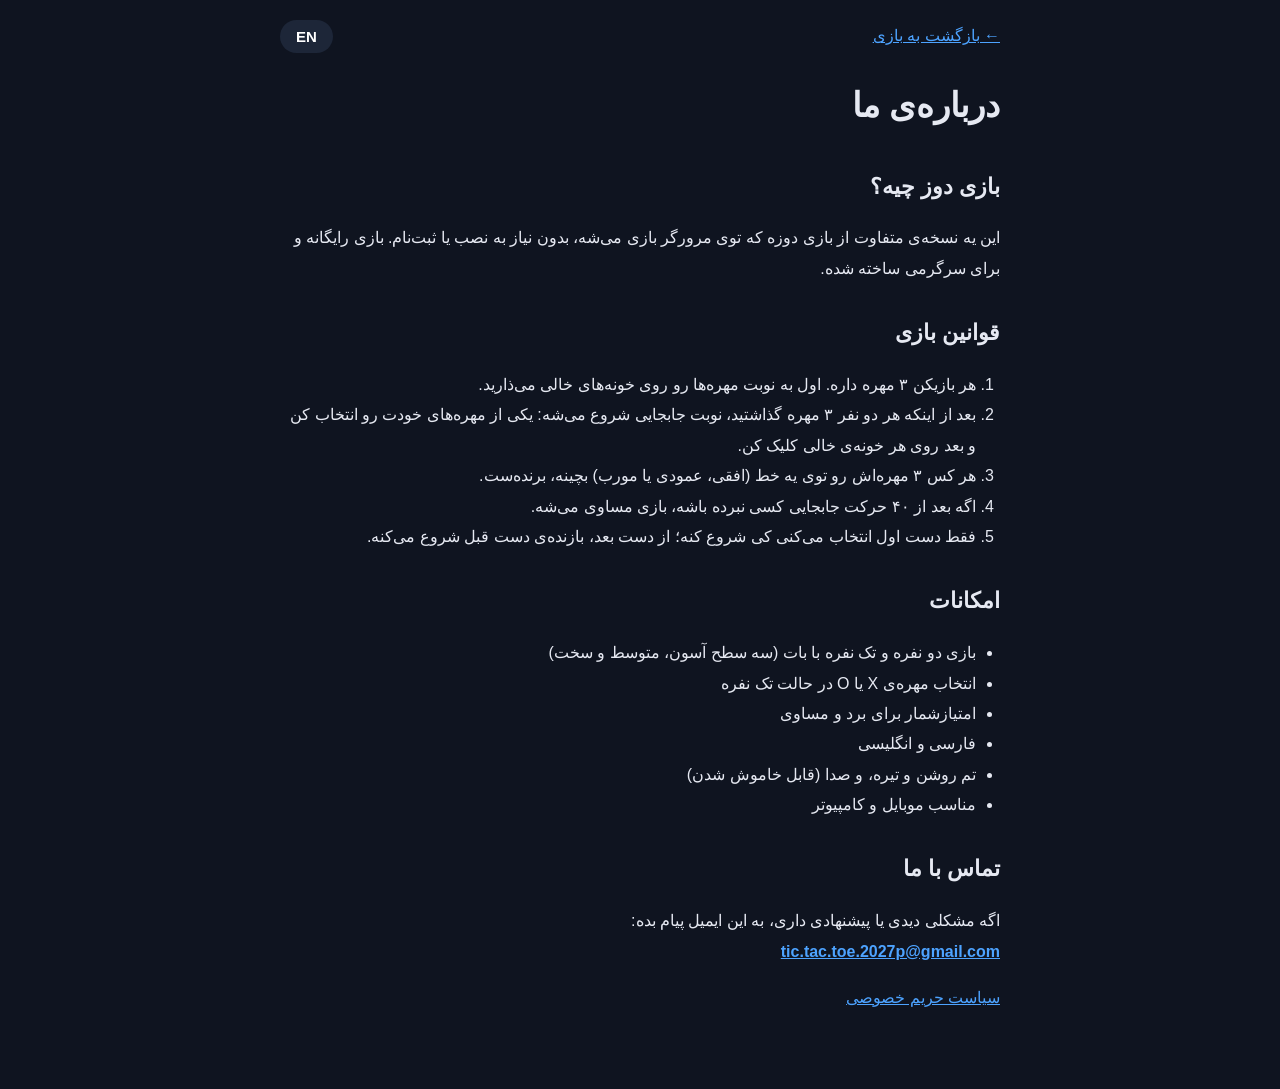
<file: about.html>
<!DOCTYPE html>
<html lang="fa" dir="rtl">
<head>
    <meta charset="UTF-8">
    <meta name="viewport" content="width=device-width, initial-scale=1">
    <title>درباره‌ی ما</title>
    <link rel="stylesheet" href="pages.css">
</head>
<body data-title-fa="درباره‌ی ما | بازی دوز" data-title-en="About | Tic-Tac-Toe">
    <main class="page">
        <div class="topbar">
            <a href="index.html"><span class="fa">← بازگشت به بازی</span><span class="en">← Back to the game</span></a>
            <button id="lang-toggle">EN</button>
        </div>

        <article class="fa" lang="fa" dir="rtl">
            <h1>درباره‌ی ما</h1>

            <h2>بازی دوز چیه؟</h2>
            <p>این یه نسخه‌ی متفاوت از بازی دوزه که توی مرورگر بازی می‌شه، بدون نیاز به نصب یا ثبت‌نام. بازی رایگانه و برای سرگرمی ساخته شده.</p>

            <h2>قوانین بازی</h2>
            <ol>
                <li>هر بازیکن ۳ مهره داره. اول به نوبت مهره‌ها رو روی خونه‌های خالی می‌ذارید.</li>
                <li>بعد از اینکه هر دو نفر ۳ مهره گذاشتید، نوبت جابجایی شروع می‌شه: یکی از مهره‌های خودت رو انتخاب کن و بعد روی هر خونه‌ی خالی کلیک کن.</li>
                <li>هر کس ۳ مهره‌اش رو توی یه خط (افقی، عمودی یا مورب) بچینه، برنده‌ست.</li>
                <li>اگه بعد از ۴۰ حرکت جابجایی کسی نبرده باشه، بازی مساوی می‌شه.</li>
                <li>فقط دست اول انتخاب می‌کنی کی شروع کنه؛ از دست بعد، بازنده‌ی دست قبل شروع می‌کنه.</li>
            </ol>

            <h2>امکانات</h2>
            <ul>
                <li>بازی دو نفره و تک نفره با بات (سه سطح آسون، متوسط و سخت)</li>
                <li>انتخاب مهره‌ی X یا O در حالت تک نفره</li>
                <li>امتیازشمار برای برد و مساوی</li>
                <li>فارسی و انگلیسی</li>
                <li>تم روشن و تیره، و صدا (قابل خاموش شدن)</li>
                <li>مناسب موبایل و کامپیوتر</li>
            </ul>

            <h2>تماس با ما</h2>
            <p>اگه مشکلی دیدی یا پیشنهادی داری، به این ایمیل پیام بده:<br>
            <a class="mail" href="mailto:tic.tac.toe.2027p@gmail.com">tic.tac.toe.2027p@gmail.com</a></p>

            <p><a href="privacy.html">سیاست حریم خصوصی</a></p>
        </article>

        <article class="en" lang="en" dir="ltr">
            <h1>About</h1>

            <h2>What is this game?</h2>
            <p>This is a twist on the classic tic-tac-toe that you play right in your browser, with no installation or sign-up. It's free and made for fun.</p>

            <h2>How to play</h2>
            <ol>
                <li>Each player has 3 pieces. Take turns placing them on empty cells.</li>
                <li>Once both players have placed 3 pieces, the move phase begins: pick one of your pieces, then click any empty cell.</li>
                <li>Whoever gets their 3 pieces in a line (horizontal, vertical or diagonal) wins.</li>
                <li>If nobody wins after 40 moves in the move phase, the game is a draw.</li>
                <li>You only choose who starts the first game; after that, the loser of the previous game starts.</li>
            </ol>

            <h2>Features</h2>
            <ul>
                <li>Two-player mode and single-player mode against a bot (easy, medium and hard)</li>
                <li>Choose X or O in single-player mode</li>
                <li>Scoreboard for wins and draws</li>
                <li>Persian and English</li>
                <li>Light and dark themes, and sound (can be turned off)</li>
                <li>Works on phones and computers</li>
            </ul>

            <h2>Contact</h2>
            <p>Found a bug or have a suggestion? Send an email to:<br>
            <a class="mail" href="mailto:tic.tac.toe.2027p@gmail.com">tic.tac.toe.2027p@gmail.com</a></p>

            <p><a href="privacy.html">Privacy Policy</a></p>
        </article>
    </main>

    <script src="pages.js"></script>
</body>
</html>
</file>
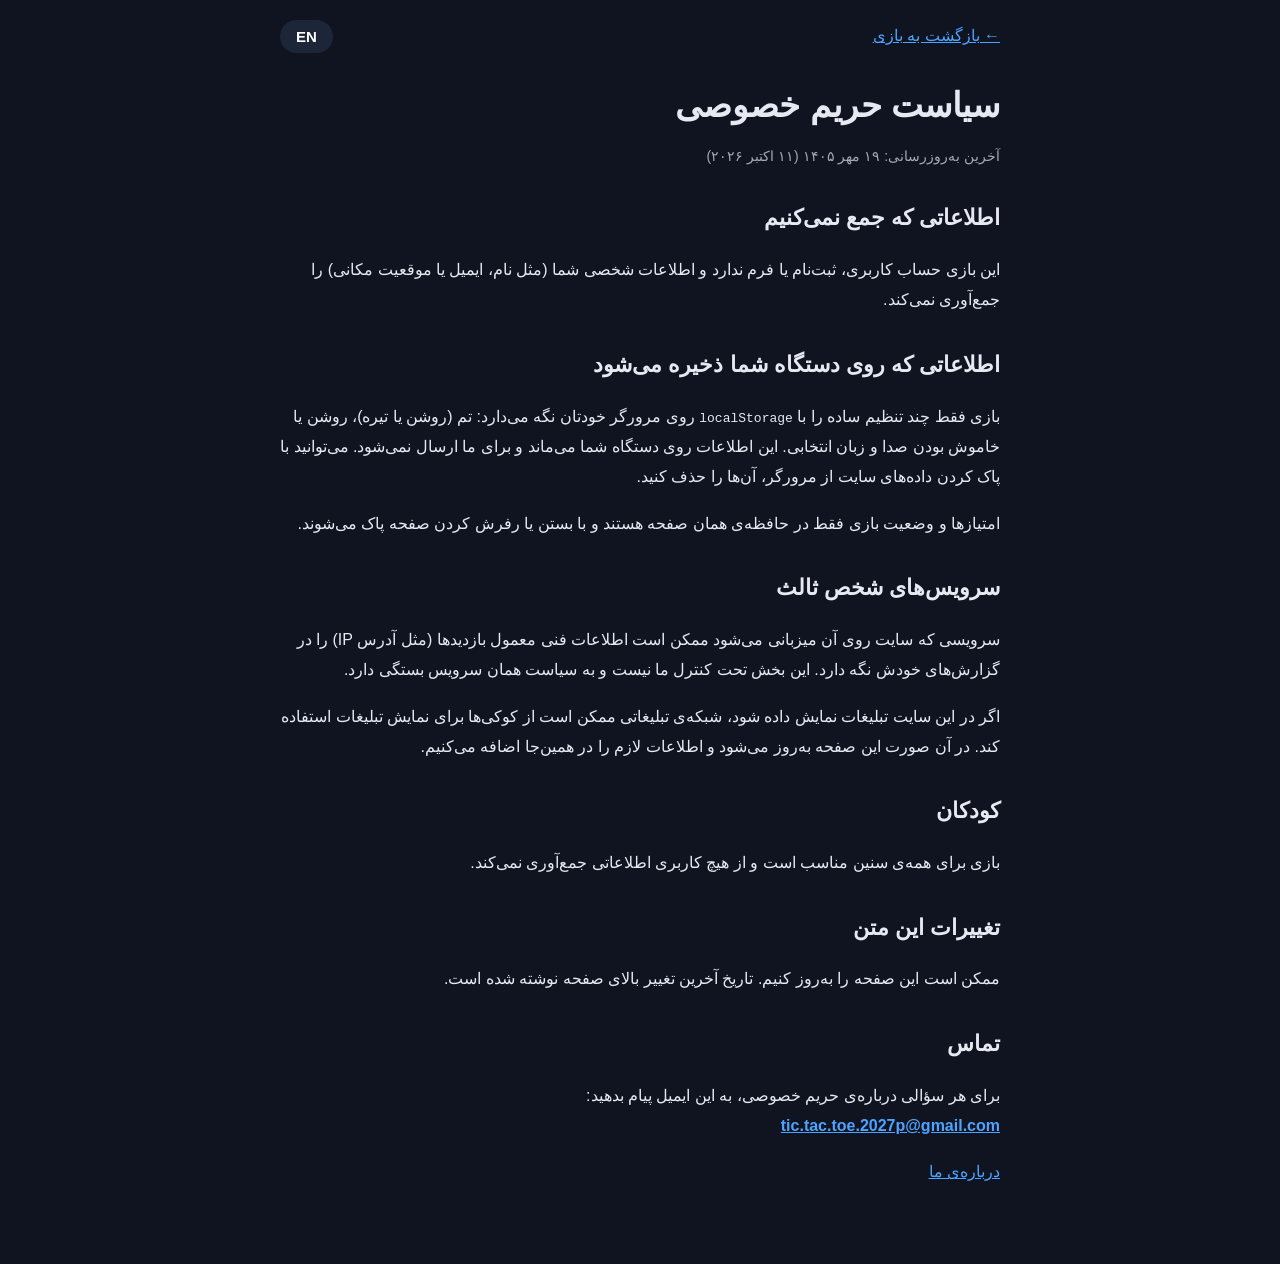
<file: privacy.html>
<!DOCTYPE html>
<html lang="fa" dir="rtl">
<head>
    <meta charset="UTF-8">
    <meta name="viewport" content="width=device-width, initial-scale=1">
    <title>حریم خصوصی</title>
    <link rel="stylesheet" href="pages.css">
</head>
<body data-title-fa="حریم خصوصی | بازی دوز" data-title-en="Privacy Policy | Tic-Tac-Toe">
    <main class="page">
        <div class="topbar">
            <a href="index.html"><span class="fa">← بازگشت به بازی</span><span class="en">← Back to the game</span></a>
            <button id="lang-toggle">EN</button>
        </div>

        <article class="fa" lang="fa" dir="rtl">
            <h1>سیاست حریم خصوصی</h1>
            <p class="updated">آخرین به‌روزرسانی: ۱۹ مهر ۱۴۰۵ (۱۱ اکتبر ۲۰۲۶)</p>

            <h2>اطلاعاتی که جمع نمی‌کنیم</h2>
            <p>این بازی حساب کاربری، ثبت‌نام یا فرم ندارد و اطلاعات شخصی شما (مثل نام، ایمیل یا موقعیت مکانی) را جمع‌آوری نمی‌کند.</p>

            <h2>اطلاعاتی که روی دستگاه شما ذخیره می‌شود</h2>
            <p>بازی فقط چند تنظیم ساده را با <code>localStorage</code> روی مرورگر خودتان نگه می‌دارد: تم (روشن یا تیره)، روشن یا خاموش بودن صدا و زبان انتخابی. این اطلاعات روی دستگاه شما می‌ماند و برای ما ارسال نمی‌شود. می‌توانید با پاک کردن داده‌های سایت از مرورگر، آن‌ها را حذف کنید.</p>
            <p>امتیازها و وضعیت بازی فقط در حافظه‌ی همان صفحه هستند و با بستن یا رفرش کردن صفحه پاک می‌شوند.</p>

            <h2>سرویس‌های شخص ثالث</h2>
            <p>سرویسی که سایت روی آن میزبانی می‌شود ممکن است اطلاعات فنی معمول بازدیدها (مثل آدرس IP) را در گزارش‌های خودش نگه دارد. این بخش تحت کنترل ما نیست و به سیاست همان سرویس بستگی دارد.</p>
            <p>اگر در این سایت تبلیغات نمایش داده شود، شبکه‌ی تبلیغاتی ممکن است از کوکی‌ها برای نمایش تبلیغات استفاده کند. در آن صورت این صفحه به‌روز می‌شود و اطلاعات لازم را در همین‌جا اضافه می‌کنیم.</p>

            <h2>کودکان</h2>
            <p>بازی برای همه‌ی سنین مناسب است و از هیچ کاربری اطلاعاتی جمع‌آوری نمی‌کند.</p>

            <h2>تغییرات این متن</h2>
            <p>ممکن است این صفحه را به‌روز کنیم. تاریخ آخرین تغییر بالای صفحه نوشته شده است.</p>

            <h2>تماس</h2>
            <p>برای هر سؤالی درباره‌ی حریم خصوصی، به این ایمیل پیام بدهید:<br>
            <a class="mail" href="mailto:tic.tac.toe.2027p@gmail.com">tic.tac.toe.2027p@gmail.com</a></p>

            <p><a href="about.html">درباره‌ی ما</a></p>
        </article>

        <article class="en" lang="en" dir="ltr">
            <h1>Privacy Policy</h1>
            <p class="updated">Last updated: October 11, 2026</p>

            <h2>Information we don't collect</h2>
            <p>This game has no accounts, sign-up or forms, and it does not collect your personal information (such as name, email or location).</p>

            <h2>Information stored on your device</h2>
            <p>The game keeps a few simple settings in your own browser using <code>localStorage</code>: the theme (light or dark), whether sound is on or off, and your chosen language. This stays on your device and is not sent to us. You can remove it by clearing the site's data in your browser.</p>
            <p>Scores and the state of the current game exist only in the page's memory and disappear when you close or refresh the page.</p>

            <h2>Third-party services</h2>
            <p>The service that hosts this site may keep ordinary technical records of visits (such as IP addresses) in its own logs. This is outside our control and depends on that service's own policy.</p>
            <p>If ads are shown on this site, the ad network may use cookies to display ads. In that case we will update this page and add the relevant details here.</p>

            <h2>Children</h2>
            <p>The game is suitable for all ages and does not collect information from any user.</p>

            <h2>Changes to this policy</h2>
            <p>We may update this page. The date of the last change is shown at the top.</p>

            <h2>Contact</h2>
            <p>For any questions about privacy, email us at:<br>
            <a class="mail" href="mailto:tic.tac.toe.2027p@gmail.com">tic.tac.toe.2027p@gmail.com</a></p>

            <p><a href="about.html">About</a></p>
        </article>
    </main>

    <script src="pages.js"></script>
</body>
</html>
</file>
<file: pages.css>
/* استایل مشترک صفحه‌های «درباره‌ی ما» و «حریم خصوصی» */
body {
    margin: 0;
    padding: 20px 16px 60px;
    font-family: Arial, sans-serif;
    background-color: #0f1420;
    color: #e6e9f2;
    line-height: 1.9;
}
body.light {
    background-color: #f2f4f8;
    color: #1d2638;
}

.page {
    max-width: 720px;
    margin: 0 auto;
}

.topbar {
    display: flex;
    justify-content: space-between;
    align-items: center;
    margin-bottom: 20px;
}

a {
    color: #4da3ff;
}
body.light a {
    color: #1a6fd4;
}

#lang-toggle {
    padding: 8px 16px;
    border: none;
    border-radius: 20px;
    font-size: 15px;
    font-weight: bold;
    cursor: pointer;
    background-color: #1d2638;
    color: white;
}
body.light #lang-toggle {
    background-color: white;
    color: #1d2638;
    box-shadow: 0 2px 6px rgba(0, 0, 0, 0.2);
}

h1 {
    font-size: 34px;
    margin: 10px 0 5px;
}
h2 {
    font-size: 22px;
    margin: 28px 0 6px;
}
.updated {
    font-size: 14px;
    opacity: 0.7;
    margin: 0 0 10px;
}
ul, ol {
    padding-inline-start: 24px;
}

/* هر بلوک زبان فقط وقتی زبانش فعاله دیده می‌شه */
body[data-lang="fa"] .en,
body[data-lang="en"] .fa {
    display: none;
}

.mail {
    font-weight: bold;
    unicode-bidi: isolate;
    direction: ltr;
}
</file>
